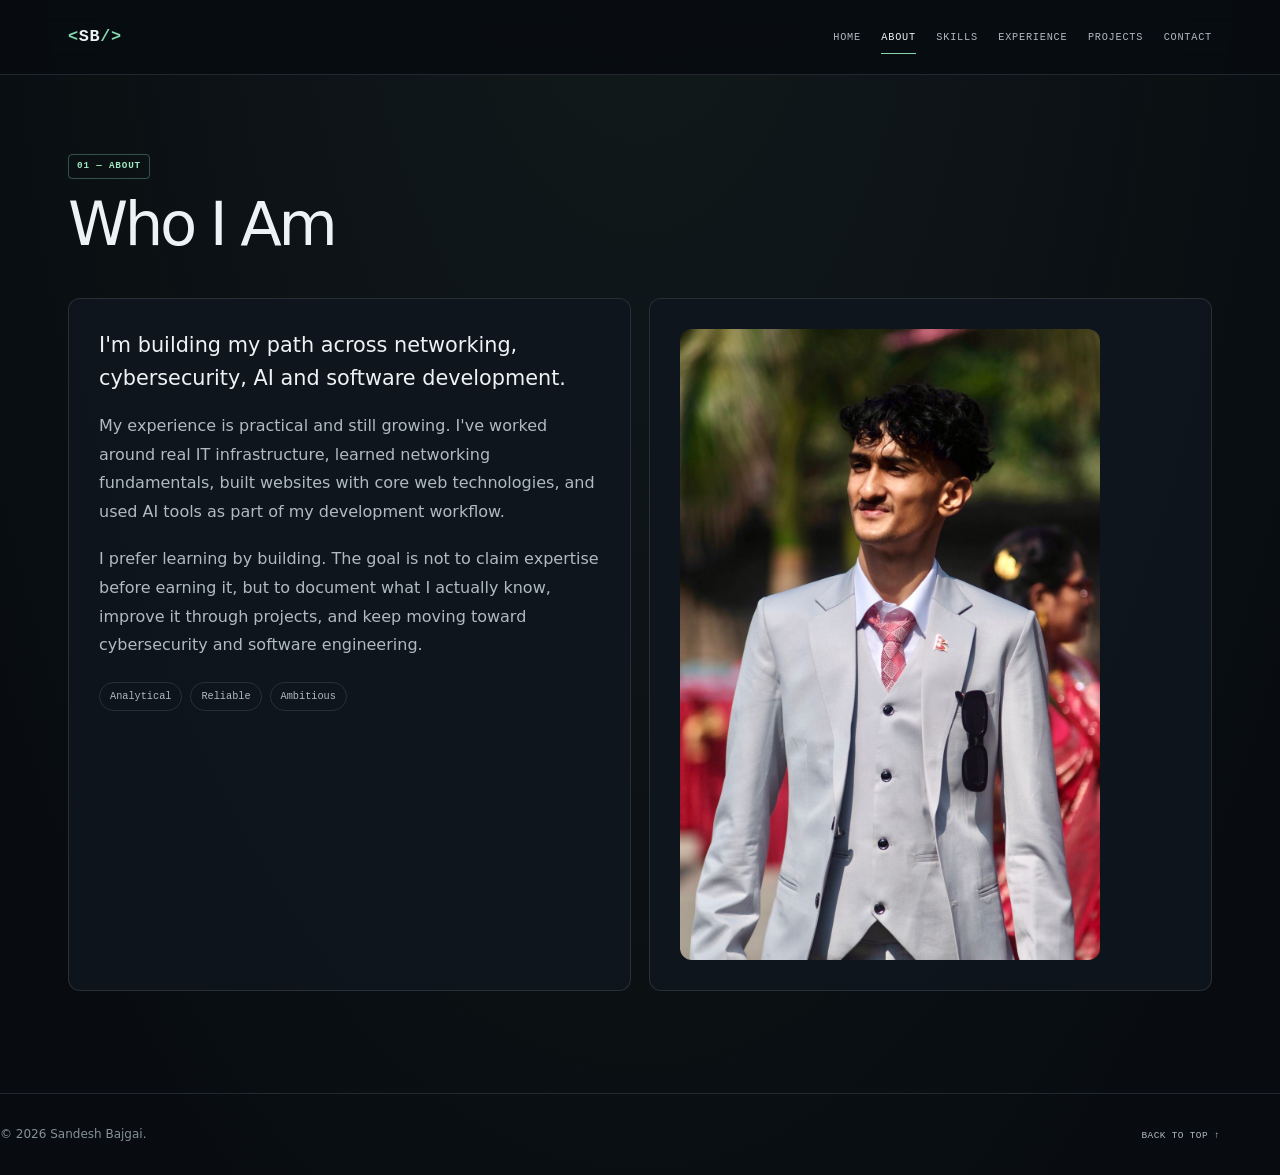
<file: about.html>
<!DOCTYPE html>
<html lang="en">
<head>
<meta charset="UTF-8"><meta name="viewport" content="width=device-width, initial-scale=1.0">
<title>About | Sandesh Bajgai</title><meta name="description" content="About Sandesh Bajgai — networking, cybersecurity, AI and software development.">
<link rel="icon" type="image/png" href="ASSETS/ICONS/icon.png"><link rel="stylesheet" href="CSS/style.css"><link rel="stylesheet" href="CSS/responsive.css"><link rel="stylesheet" href="CSS/animations.css">
</head><body><div class="bg-grid" aria-hidden="true"></div><div class="bg-noise" aria-hidden="true"></div><a href="#main" class="skip-link">Skip to content</a>
<header class="nav" id="nav"><div class="nav-inner"><a href="index.html" class="nav-logo" aria-label="Sandesh Bajgai home"><span class="logo-bracket">&lt;</span>SB<span class="logo-bracket">/&gt;</span></a><nav class="nav-links" id="navLinks" aria-label="Primary navigation"><a class="nav-link" href="index.html">HOME</a><a class="nav-link active" href="about.html" aria-current="page">ABOUT</a><a class="nav-link" href="skills.html">SKILLS</a><a class="nav-link" href="experience.html">EXPERIENCE</a><a class="nav-link" href="projects.html">PROJECTS</a><a class="nav-link" href="contact.html">CONTACT</a></nav><button class="nav-toggle" id="navToggle" type="button" aria-label="Open menu" aria-expanded="false" aria-controls="navLinks">☰</button></div><div class="nav-progress" id="navProgress" aria-hidden="true"></div></header>
<main id="main"><section class="section" style="padding-top:150px"><div class="section-inner"><div class="section-head reveal"><span class="section-tag">01 — ABOUT</span><h1 class="section-title">Who I Am</h1></div><div class="about-grid"><div class="about-copy reveal-left"><p class="about-lead">I'm building my path across networking, cybersecurity, AI and software development.</p><p class="about-body">My experience is practical and still growing. I've worked around real IT infrastructure, learned networking fundamentals, built websites with core web technologies, and used AI tools as part of my development workflow.</p><p class="about-body">I prefer learning by building. The goal is not to claim expertise before earning it, but to document what I actually know, improve it through projects, and keep moving toward cybersecurity and software engineering.</p><div class="values-row"><span class="value-chip">Analytical</span><span class="value-chip">Reliable</span><span class="value-chip">Ambitious</span></div></div><div class="about-panel reveal-right"><img src="ASSETS/IMAGES/myphoto.jpg" alt="Sandesh Bajgai" style="width:100%;max-width:420px;border-radius:12px;display:block;object-fit:cover"></div></div></div></section></main>
<footer class="site-footer"><div class="section-inner footer-inner"><p>&copy; <span id="year"></span> Sandesh Bajgai.</p><a class="back-top" href="#main">BACK TO TOP ↑</a></div></footer>
<script src="JS/navigation.js"></script><script src="JS/animations.js"></script><script src="JS/app.js"></script></body></html>
</file>
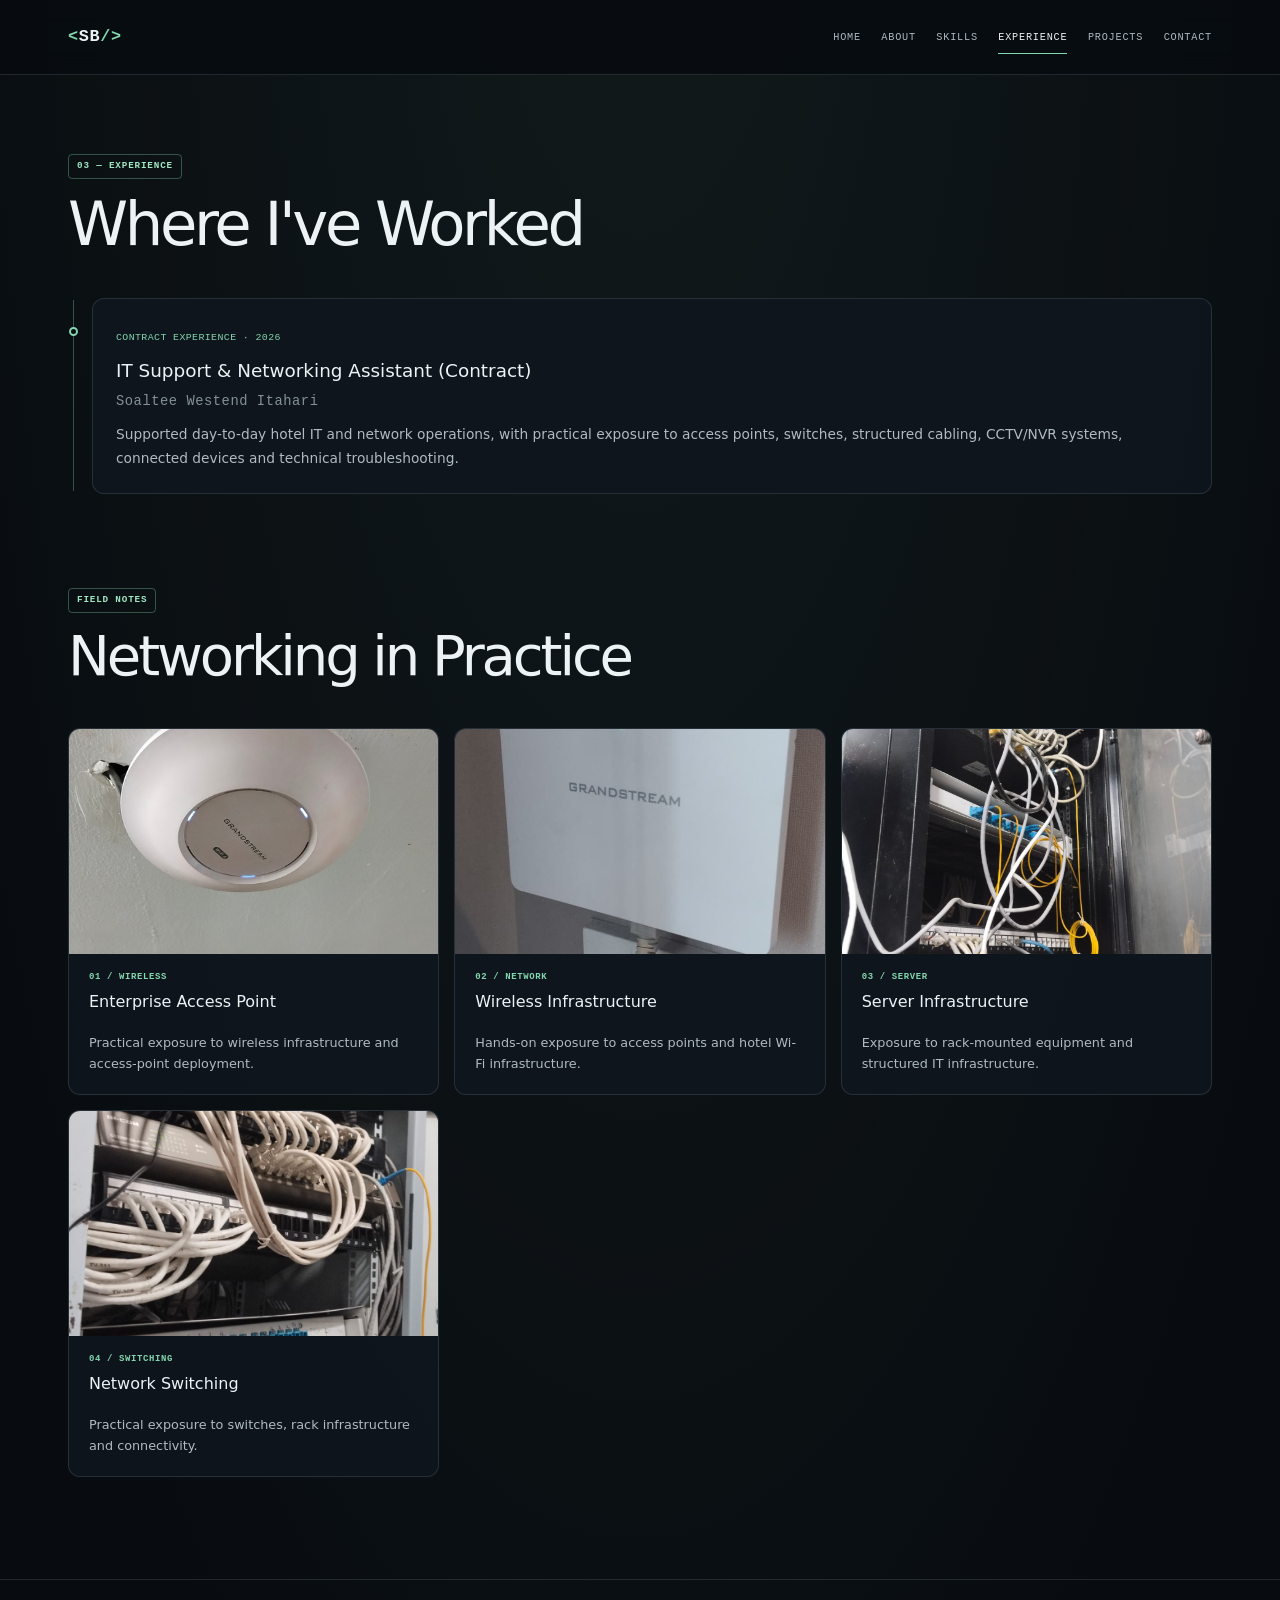
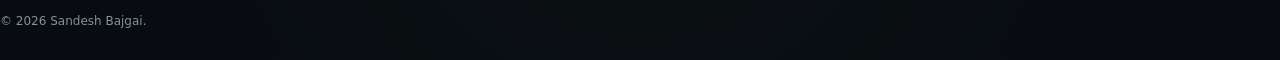
<file: experience.html>
<!DOCTYPE html><html lang="en"><head><meta charset="UTF-8"><meta name="viewport" content="width=device-width, initial-scale=1.0"><title>Experience | Sandesh Bajgai</title><meta name="description" content="Experience and networking field notes of Sandesh Bajgai."><link rel="icon" type="image/png" href="ASSETS/ICONS/icon.png"><link rel="stylesheet" href="CSS/style.css"><link rel="stylesheet" href="CSS/responsive.css"><link rel="stylesheet" href="CSS/animations.css"></head><body><div class="bg-grid" aria-hidden="true"></div><div class="bg-noise" aria-hidden="true"></div><a href="#main" class="skip-link">Skip to content</a><header class="nav" id="nav"><div class="nav-inner"><a href="index.html" class="nav-logo"><span class="logo-bracket">&lt;</span>SB<span class="logo-bracket">/&gt;</span></a><nav class="nav-links" id="navLinks" aria-label="Primary navigation"><a class="nav-link" href="index.html">HOME</a><a class="nav-link" href="about.html">ABOUT</a><a class="nav-link" href="skills.html">SKILLS</a><a class="nav-link active" href="experience.html" aria-current="page">EXPERIENCE</a><a class="nav-link" href="projects.html">PROJECTS</a><a class="nav-link" href="contact.html">CONTACT</a></nav><button class="nav-toggle" id="navToggle" type="button" aria-label="Open menu" aria-expanded="false" aria-controls="navLinks">☰</button></div></header><main id="main"><section class="section" style="padding-top:150px"><div class="section-inner"><div class="section-head reveal"><span class="section-tag">03 — EXPERIENCE</span><h1 class="section-title">Where I've Worked</h1></div><div class="timeline" id="timeline"></div><div class="section-head reveal" style="margin-top:90px"><span class="section-tag">FIELD NOTES</span><h2 class="section-title" style="font-size:clamp(2rem,5vw,3.5rem)">Networking in Practice</h2></div><div class="projects-grid network-gallery"><article class="project-card reveal"><img src="ASSETS/IMAGES/AP.jpg" alt="Enterprise wireless access point" loading="lazy"><div class="project-meta">01 / WIRELESS</div><h3>Enterprise Access Point</h3><p>Practical exposure to wireless infrastructure and access-point deployment.</p></article><article class="project-card reveal"><img src="ASSETS/IMAGES/ap-2.jpg" alt="Wireless access point" loading="lazy"><div class="project-meta">02 / NETWORK</div><h3>Wireless Infrastructure</h3><p>Hands-on exposure to access points and hotel Wi-Fi infrastructure.</p></article><article class="project-card reveal"><img src="ASSETS/IMAGES/rack.jpg" alt="Server rack infrastructure" loading="lazy"><div class="project-meta">03 / SERVER</div><h3>Server Infrastructure</h3><p>Exposure to rack-mounted equipment and structured IT infrastructure.</p></article><article class="project-card reveal"><img src="ASSETS/IMAGES/switchrack.jpg" alt="Network switch rack" loading="lazy"><div class="project-meta">04 / SWITCHING</div><h3>Network Switching</h3><p>Practical exposure to switches, rack infrastructure and connectivity.</p></article></div></div></section></main><footer class="site-footer"><div class="section-inner footer-inner"><p>&copy; <span id="year"></span> Sandesh Bajgai.</p></div></footer><script src="JS/navigation.js"></script><script src="JS/projects.js"></script><script src="JS/animations.js"></script><script src="JS/app.js"></script></body></html>
</file>
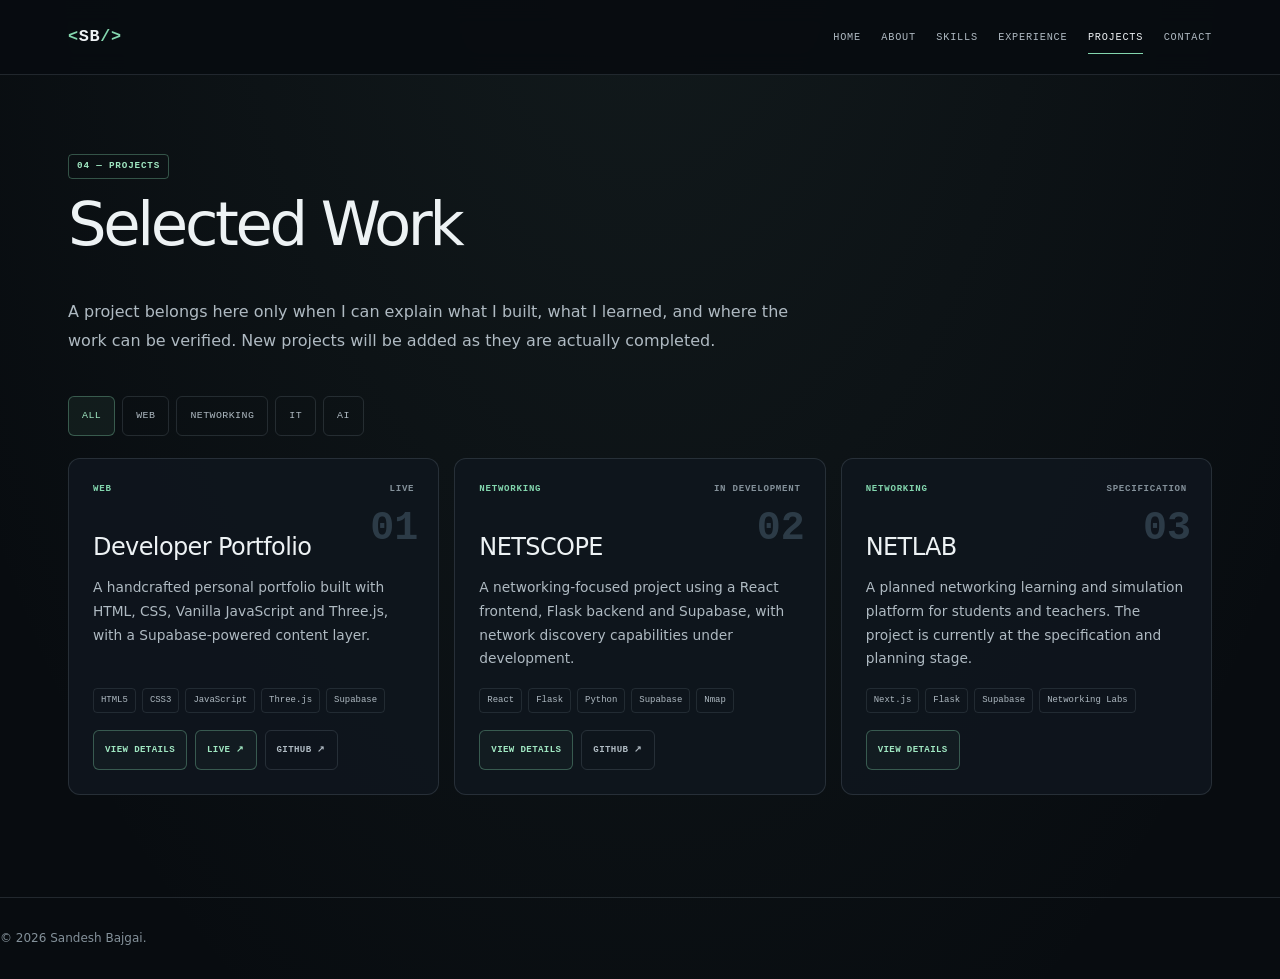
<file: projects.html>
<!DOCTYPE html><html lang="en"><head><meta charset="UTF-8"><meta name="viewport" content="width=device-width, initial-scale=1.0"><title>Projects | Sandesh Bajgai</title><meta name="description" content="Selected projects and practical work by Sandesh Bajgai."><link rel="icon" type="image/png" href="ASSETS/ICONS/icon.png"><link rel="stylesheet" href="CSS/style.css"><link rel="stylesheet" href="CSS/responsive.css"><link rel="stylesheet" href="CSS/animations.css"></head><body><div class="bg-grid" aria-hidden="true"></div><div class="bg-noise" aria-hidden="true"></div><a href="#main" class="skip-link">Skip to content</a><header class="nav" id="nav"><div class="nav-inner"><a href="index.html" class="nav-logo"><span class="logo-bracket">&lt;</span>SB<span class="logo-bracket">/&gt;</span></a><nav class="nav-links" id="navLinks" aria-label="Primary navigation"><a class="nav-link" href="index.html">HOME</a><a class="nav-link" href="about.html">ABOUT</a><a class="nav-link" href="skills.html">SKILLS</a><a class="nav-link" href="experience.html">EXPERIENCE</a><a class="nav-link active" href="projects.html" aria-current="page">PROJECTS</a><a class="nav-link" href="contact.html">CONTACT</a></nav><button class="nav-toggle" id="navToggle" type="button" aria-label="Open menu" aria-expanded="false" aria-controls="navLinks">☰</button></div></header><main id="main"><section class="section" style="padding-top:150px"><div class="section-inner"><div class="section-head reveal"><span class="section-tag">04 — PROJECTS</span><h1 class="section-title">Selected Work</h1></div><p class="about-body reveal" style="max-width:760px;margin-bottom:40px">A project belongs here only when I can explain what I built, what I learned, and where the work can be verified. New projects will be added as they are actually completed.</p><div class="projects-filter" id="projectsFilter" role="tablist" aria-label="Filter projects"><button class="filter-btn active" type="button" data-category="ALL" aria-selected="true">ALL</button><button class="filter-btn" type="button" data-category="WEB" aria-selected="false">WEB</button><button class="filter-btn" type="button" data-category="NETWORKING" aria-selected="false">NETWORKING</button><button class="filter-btn" type="button" data-category="IT" aria-selected="false">IT</button><button class="filter-btn" type="button" data-category="AI" aria-selected="false">AI</button></div><div class="projects-grid stagger" id="projectsGrid"></div></div></section></main><footer class="site-footer"><div class="section-inner footer-inner"><p>&copy; <span id="year"></span> Sandesh Bajgai.</p></div></footer><script src="JS/navigation.js"></script><script src="JS/projects.js"></script><script src="JS/animations.js"></script><script src="JS/app.js"></script></body></html>
</file>
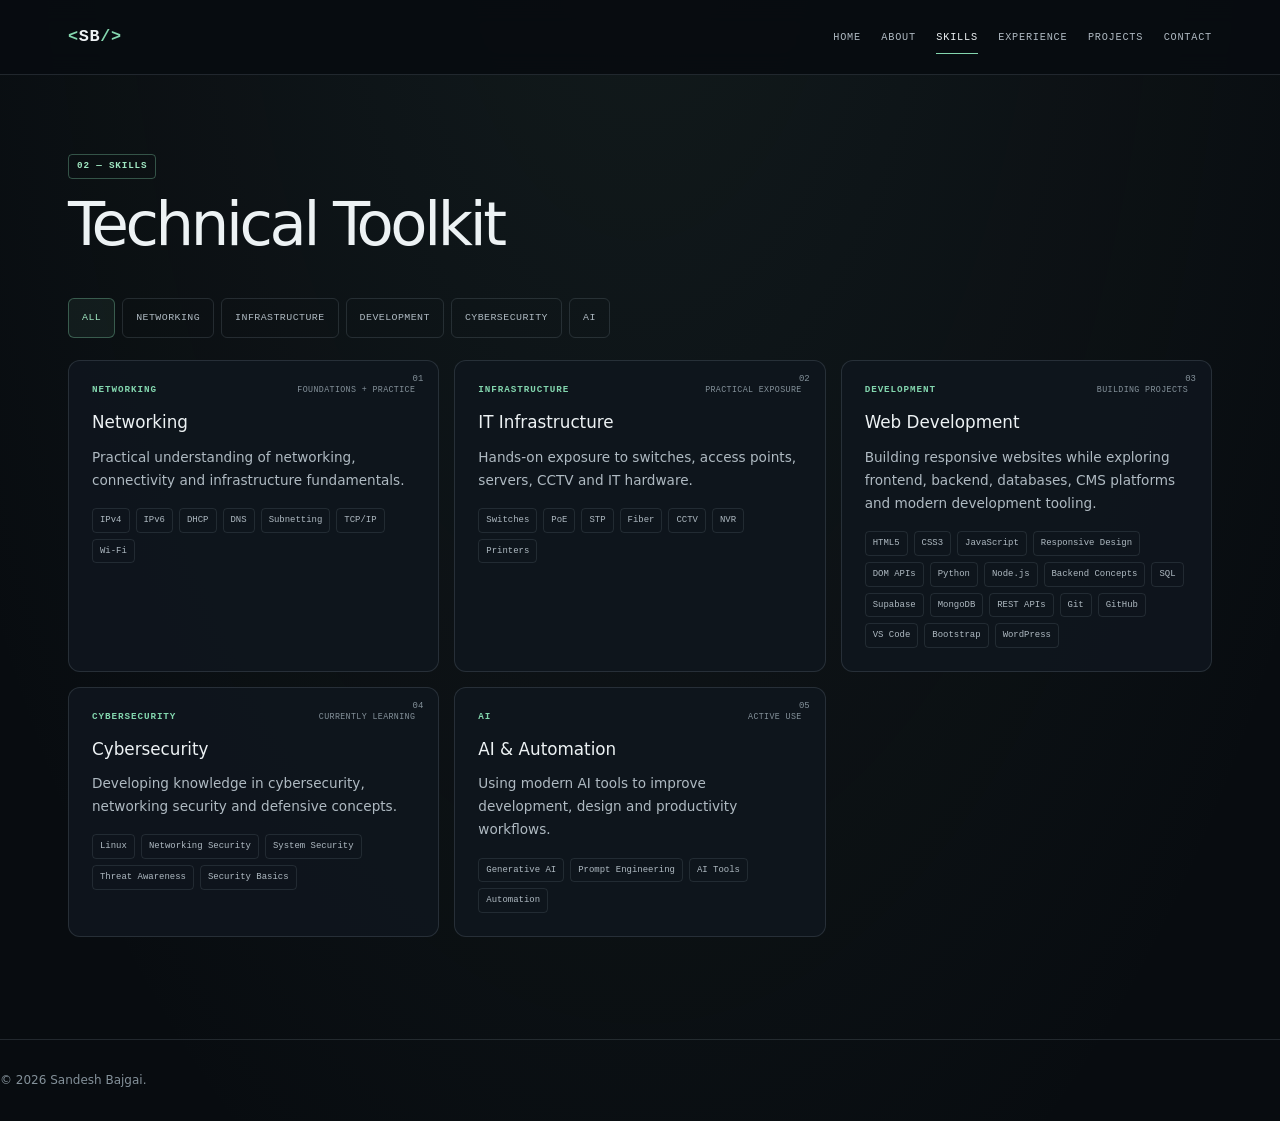
<file: skills.html>
<!DOCTYPE html><html lang="en"><head><meta charset="UTF-8"><meta name="viewport" content="width=device-width, initial-scale=1.0"><title>Skills | Sandesh Bajgai</title><meta name="description" content="Technical skills of Sandesh Bajgai."><link rel="icon" type="image/png" href="ASSETS/ICONS/icon.png"><link rel="stylesheet" href="CSS/style.css"><link rel="stylesheet" href="CSS/responsive.css"><link rel="stylesheet" href="CSS/animations.css"></head><body><div class="bg-grid" aria-hidden="true"></div><div class="bg-noise" aria-hidden="true"></div><a href="#main" class="skip-link">Skip to content</a><header class="nav" id="nav"><div class="nav-inner"><a href="index.html" class="nav-logo"><span class="logo-bracket">&lt;</span>SB<span class="logo-bracket">/&gt;</span></a><nav class="nav-links" id="navLinks" aria-label="Primary navigation"><a class="nav-link" href="index.html">HOME</a><a class="nav-link" href="about.html">ABOUT</a><a class="nav-link active" href="skills.html" aria-current="page">SKILLS</a><a class="nav-link" href="experience.html">EXPERIENCE</a><a class="nav-link" href="projects.html">PROJECTS</a><a class="nav-link" href="contact.html">CONTACT</a></nav><button class="nav-toggle" id="navToggle" type="button" aria-label="Open menu" aria-expanded="false" aria-controls="navLinks">☰</button></div></header><main id="main"><section class="section" style="padding-top:150px"><div class="section-inner"><div class="section-head reveal"><span class="section-tag">02 — SKILLS</span><h1 class="section-title">Technical Toolkit</h1></div><div class="skills-filter" id="skillsFilter" role="tablist" aria-label="Filter skills"><button class="filter-btn active" type="button" data-category="all" aria-selected="true">ALL</button><button class="filter-btn" type="button" data-category="networking" aria-selected="false">NETWORKING</button><button class="filter-btn" type="button" data-category="infrastructure" aria-selected="false">INFRASTRUCTURE</button><button class="filter-btn" type="button" data-category="development" aria-selected="false">DEVELOPMENT</button><button class="filter-btn" type="button" data-category="cybersecurity" aria-selected="false">CYBERSECURITY</button><button class="filter-btn" type="button" data-category="ai" aria-selected="false">AI</button></div><div class="skills-grid stagger" id="skillsGrid"></div></div></section></main><footer class="site-footer"><div class="section-inner footer-inner"><p>&copy; <span id="year"></span> Sandesh Bajgai.</p></div></footer><script src="JS/navigation.js"></script><script src="JS/projects.js"></script><script src="JS/animations.js"></script><script src="JS/app.js"></script></body></html>
</file>
<file: CSS/style.css>
/* Sandesh Bajgai portfolio — shared visual system and components. */
:root {
  color-scheme: dark;
  --bg: #080c10;
  --bg-raised: #0d1319;
  --bg-soft: #101820;
  --bg-inset: #070b0f;
  --text: #edf2f4;
  --text-primary: var(--text);
  --text-secondary: #afbac2;
  --text-muted: #84919a;
  --accent: #83d6ae;
  --accent-strong: #a0e7c2;
  --on-accent: #07110c;
  --blue: #8eb9d3;
  --line: rgba(183, 202, 212, .15);
  --border: var(--line);
  --line-strong: rgba(131, 214, 174, .34);
  --danger: #f08a87;
  --surface-card: rgba(15, 22, 29, .94);
  --surface-overlay: rgba(8, 12, 16, .96);
  --surface-nav: rgba(8, 12, 16, .94);
  --surface-inset: rgba(4, 8, 11, .7);
  --surface-alt: rgba(255, 255, 255, .012);
  --surface-subtle: rgba(255, 255, 255, .025);
  --accent-wash: rgba(131, 214, 174, .07);
  --content: 1200px;
  --section-space: clamp(4.5rem, 8vw, 7rem);
  --radius-sm: 6px;
  --radius-md: 12px;
  --radius-lg: 18px;
  --shadow-card: 0 18px 42px rgba(0, 0, 0, .2);
  --ease: 180ms ease;
}

html[data-theme="light"] {
  color-scheme: light;
  --bg: #f2f5f4;
  --bg-raised: #ffffff;
  --bg-soft: #e8efec;
  --bg-inset: #f8faf9;
  --text: #17242a;
  --text-secondary: #42535b;
  --text-muted: #596b73;
  --accent: #287754;
  --accent-strong: #1e6748;
  --on-accent: #ffffff;
  --blue: #32698a;
  --line: rgba(27, 55, 64, .16);
  --line-strong: rgba(40, 119, 84, .44);
  --danger: #ad3836;
  --surface-card: #ffffff;
  --surface-overlay: rgba(243, 247, 245, .97);
  --surface-nav: rgba(248, 250, 249, .96);
  --surface-inset: #f8faf9;
  --surface-alt: rgba(27, 55, 64, .025);
  --surface-subtle: rgba(27, 55, 64, .035);
  --accent-wash: rgba(40, 119, 84, .08);
  --shadow-card: 0 16px 38px rgba(25, 48, 51, .09);
}

*, *::before, *::after { box-sizing: border-box; }
html { scroll-behavior: smooth; scroll-padding-top: 88px; background: var(--bg); }
body { min-width: 320px; min-height: 100vh; margin: 0; overflow-x: clip; background: radial-gradient(ellipse at 50% -20%, rgba(89, 126, 115, .13), transparent 48rem), var(--bg); color: var(--text); font: 400 1rem/1.65 "Space Grotesk", system-ui, sans-serif; -webkit-font-smoothing: antialiased; transition: background-color 180ms ease, color 180ms ease; }
body, button, input, textarea { font-family: "Space Grotesk", system-ui, sans-serif; }
button, input, textarea { color: inherit; font: inherit; }
button { cursor: pointer; }
img, canvas, svg, video { display: block; max-width: 100%; }
a { color: inherit; text-decoration: none; }
::selection { background: var(--accent); color: var(--on-accent); }
:focus-visible { outline: 2px solid var(--accent-strong); outline-offset: 3px; }

.bg-grid, .bg-noise { position: fixed; inset: 0; z-index: -1; pointer-events: none; }
.bg-grid { opacity: .18; background-image: linear-gradient(rgba(131,214,174,.035) 1px,transparent 1px),linear-gradient(90deg,rgba(131,214,174,.035) 1px,transparent 1px); background-size: 64px 64px; mask-image: linear-gradient(to bottom, #000, transparent 80%); }
.bg-noise { opacity: .012; background-image: url("data:image/svg+xml,%3Csvg viewBox='0 0 180 180' xmlns='http://www.w3.org/2000/svg'%3E%3Cfilter id='n'%3E%3CfeTurbulence type='fractalNoise' baseFrequency='.9' numOctaves='3' stitchTiles='stitch'/%3E%3C/filter%3E%3Crect width='100%25' height='100%25' filter='url(%23n)' opacity='.4'/%3E%3C/svg%3E"); }
.skip-link { position: fixed; top: -5rem; left: 1rem; z-index: 2000; padding: .7rem 1rem; border-radius: var(--radius-sm); background: var(--accent); color: var(--on-accent); font-weight: 700; }
.skip-link:focus { top: 1rem; }
.a11y-live { position: absolute; width: 1px; height: 1px; padding: 0; margin: -1px; overflow: hidden; clip: rect(0,0,0,0); white-space: nowrap; border: 0; }

/* Navigation */
.nav { position: fixed; inset: 0 0 auto; z-index: 1000; border-bottom: 1px solid var(--line); background: var(--surface-nav); backdrop-filter: blur(12px); }
.nav-inner { width: min(100%, var(--content)); min-height: 74px; margin: auto; padding: 0 28px; display: flex; align-items: center; justify-content: space-between; gap: 24px; }
.nav-logo { flex: none; font: 700 1.05rem/1 "JetBrains Mono", monospace; letter-spacing: .04em; }
.logo-bracket { color: var(--accent); }
.nav-links { display: flex; align-items: center; gap: clamp(12px, 1.6vw, 23px); }
.nav-link { position: relative; display: inline-flex; align-items: center; min-height: 44px; color: var(--text-secondary); font: 500 .64rem/1 "JetBrains Mono", monospace; letter-spacing: .075em; transition: color var(--ease); }
.nav-link::after { position: absolute; right: 0; bottom: 5px; left: 0; height: 1px; background: var(--accent); content: ""; transform: scaleX(0); transform-origin: left; transition: transform var(--ease); }
.nav-link:hover, .nav-link.active { color: var(--text); }
.nav-link.active::after, .nav-link:hover::after { transform: scaleX(1); }
.nav-toggle { display: none; width: 44px; height: 44px; border: 1px solid var(--line); border-radius: var(--radius-sm); background: var(--bg-raised); color: var(--text); font-size: 1.25rem; }
.nav-toggle:hover { border-color: var(--line-strong); }
.theme-toggle { display: none; flex: none; min-height: 40px; align-items: center; justify-content: center; gap: 7px; padding: 0 10px; border: 1px solid var(--line); border-radius: var(--radius-sm); background: transparent; color: var(--text-secondary); font: 600 .56rem/1 "JetBrains Mono",monospace; letter-spacing: .06em; }
html.js-theme .theme-toggle { display: inline-flex; }
.theme-toggle:hover { border-color: var(--line-strong); color: var(--accent-strong); }
.theme-toggle-icon { color: var(--accent); font-size: .95rem; }
.nav-progress { position: absolute; bottom: -1px; left: 0; height: 2px; width: 0; background: var(--accent); }

/* Hero */
main { width: 100%; }
.hero { --hero-accent: #55cfe2; --hero-accent-strong: #80ddeb; --hero-accent-wash: rgba(85,207,226,.1); position: relative; display: flex; min-height: min(900px, 100svh); align-items: center; overflow: hidden; padding-top: 74px; }
.hero::before { position: absolute; inset: 0; background: radial-gradient(ellipse at 76% 48%,rgba(85,207,226,.075),transparent 32rem); content: ""; pointer-events: none; }
.hero-canvas { position: absolute; inset: 0; width: 100%; height: 100%; opacity: .075; pointer-events: none; }
.hero-inner { position: relative; z-index: 1; display: grid; grid-template-columns: minmax(0,1.12fr) minmax(280px,.88fr); align-items: center; gap: clamp(38px,6.5vw,82px); width: min(100%,var(--content)); margin: auto; padding: 70px 28px; }
.hero-left { min-width: 0; }
.hero-eyebrow { display: flex; align-items: center; gap: 10px; color: var(--hero-accent); font: 600 .67rem/1.4 "JetBrains Mono", monospace; letter-spacing: .1em; }
.hero-eyebrow .dot { width: 7px; height: 7px; border-radius: 50%; background: var(--hero-accent); }
.hero-name { margin: 22px 0 0; color: var(--text); font-size: clamp(4rem,8vw,7.1rem); font-weight: 600; line-height: .91; letter-spacing: -.078em; }
.name-line { display: block; }
.letter { display: inline-block; }
.hero-headline { max-width: 650px; margin: 25px 0 0; color: var(--text); font-size: clamp(1.35rem,2.2vw,1.78rem); font-weight: 500; line-height: 1.34; letter-spacing: -.03em; }
.hero-desc { max-width: 590px; margin: 14px 0 0; color: var(--text-secondary); font-size: 1rem; line-height: 1.75; }
.hero-cta { display: flex; flex-wrap: wrap; gap: 11px; margin-top: 25px; }
.hero .btn:focus-visible { outline-color: var(--hero-accent-strong); }
.hero .btn-primary { border-color: var(--hero-accent); background: var(--hero-accent); color: #071317; }
.hero .btn-primary:hover, .hero .btn-primary:active { border-color: var(--hero-accent-strong); background: var(--hero-accent-strong); }
.hero .btn-secondary { border-color: rgba(85,207,226,.35); background: transparent; }
.hero .btn-secondary:hover, .hero .btn-secondary:active { border-color: var(--hero-accent); background: var(--hero-accent-wash); }
.btn { display: inline-flex; min-height: 48px; align-items: center; justify-content: center; padding: 0 18px; border: 1px solid var(--line); border-radius: var(--radius-sm); font: 600 .66rem/1.2 "JetBrains Mono", monospace; letter-spacing: .055em; transition: color var(--ease), border-color var(--ease), background var(--ease), transform var(--ease); }
.btn-primary { border-color: var(--accent); background: var(--accent); color: var(--on-accent); }
.btn-primary:hover { border-color: var(--accent-strong); background: var(--accent-strong); transform: translateY(-1px); }
.btn-secondary { background: var(--surface-subtle); color: var(--text); }
.btn-secondary:hover { border-color: var(--line-strong); background: var(--accent-wash); }
.btn-full { width: 100%; }
.system-panel { width: min(100%, 540px); margin-top: 26px; padding: 16px 18px; border: 1px solid var(--line); border-radius: var(--radius-md); background: color-mix(in srgb, var(--bg-raised) 82%, transparent); }
.hero .system-panel { border-color: rgba(85,207,226,.2); }
.hero .system-panel-head > span:first-child { color: var(--hero-accent); }
.system-panel-head { display: flex; align-items: center; gap: 12px; margin-bottom: 8px; color: var(--text-muted); font: 600 .6rem/1.4 "JetBrains Mono", monospace; letter-spacing: .1em; }
.system-panel-line { flex: 1; height: 1px; background: var(--line); }
.system-rows { display: grid; gap: 0; margin: 0; padding: 0; list-style: none; }
.system-rows li { display: flex; min-height: 33px; align-items: center; justify-content: space-between; gap: 12px; border-top: 1px solid rgba(183,202,212,.08); color: var(--text); font: 500 .66rem/1.4 "JetBrains Mono", monospace; }
.sys-key { color: var(--text-muted); }
.sys-online { color: var(--accent-strong); }
.pulse { display: none; }
.hero-right { display: flex; align-items: center; justify-content: center; }
.profile-stage { position: relative; width: min(410px,100%); aspect-ratio: 4/5; display: grid; place-items: center; isolation: isolate; }
.profile-canvas { position: absolute; inset: 0; z-index: -1; width: 100%; height: 100%; opacity: .24; }
.profile-fallback { position: relative; z-index: 1; display: flex; width: 83%; height: 88%; align-items: center; justify-content: center; }
.profile-frame { width: 100%; height: 100%; padding: 8px; border: 1px solid rgba(85,207,226,.58); border-radius: var(--radius-lg); background: var(--bg-raised); transform: rotate(.5deg); box-shadow: 0 24px 64px rgba(0,0,0,.3),0 0 32px rgba(85,207,226,.07); }
.profile-frame img { width: 100%; height: 100%; border-radius: 12px; object-fit: cover; }
.profile-ring { position: absolute; border: 1px solid rgba(85,207,226,.18); border-radius: 22px; pointer-events: none; }
.profile-ring.ring-1 { width: 87%; height: 92%; transform: rotate(-4deg); }
.profile-ring.ring-2 { width: 94%; height: 98%; border-color: rgba(85,207,226,.1); border-radius: 26px; transform: rotate(3deg); }
.scroll-cue { position: absolute; bottom: 22px; left: 50%; display: grid; justify-items: center; gap: 6px; transform: translateX(-50%); color: var(--text-muted); font: 500 .56rem/1.3 "JetBrains Mono", monospace; letter-spacing: .14em; }
.scroll-cue span { width: 1px; height: 25px; background: var(--accent); }

/* Shared section and card language */
.section { width: min(100%,var(--content)); margin: auto; padding: var(--section-space) 28px; }
.section-alt { width: 100%; max-width: none; border-block: 1px solid var(--line); background: var(--surface-alt); }
.section-alt > .section-inner { width: min(100%,var(--content)); margin: auto; }
.section-inner { width: 100%; margin: auto; }
.section-head { max-width: 800px; margin-bottom: clamp(28px,4vw,42px); }
.section-tag { display: inline-block; padding: 5px 8px; border: 1px solid var(--line-strong); border-radius: 4px; color: var(--accent-strong); font: 600 .58rem/1.4 "JetBrains Mono", monospace; letter-spacing: .09em; }
.section-title { margin: 13px 0 0; font-size: clamp(2.2rem,4.8vw,3.8rem); font-weight: 500; line-height: 1.06; letter-spacing: -.055em; }
.section-head > p { max-width: 700px; margin: 13px 0 0; color: var(--text-secondary); line-height: 1.75; }
.about-grid { display: grid; grid-template-columns: 1fr 1fr; gap: 18px; }
.about-copy, .about-panel, .contact-info, .contact-form, .timeline-item, .skill-card, .cert-card, .project-card, .case-file-card, .proof-work-card, .project-update-card { min-width: 0; border: 1px solid var(--line); border-radius: var(--radius-md); background: var(--surface-card); }
.about-copy, .about-panel { padding: clamp(22px,3vw,30px); }
.about-lead { margin: 0; color: var(--text); font-size: clamp(1.1rem,1.8vw,1.3rem); font-weight: 500; line-height: 1.55; }
.about-body { margin: 18px 0 0; color: var(--text-secondary); line-height: 1.8; }
.values-row { display: flex; flex-wrap: wrap; gap: 8px; margin-top: 22px; }
.value-chip { padding: 6px 10px; border: 1px solid var(--line); border-radius: 99px; color: var(--text-secondary); font: 500 .64rem/1.4 "JetBrains Mono", monospace; }
.panel-title { margin: 0; color: var(--text); font: 600 .7rem/1.4 "JetBrains Mono", monospace; letter-spacing: .1em; }
.panel-sub { margin: 8px 0 0; color: var(--text-muted); font-size: .82rem; }
.proof-summary-list { display: grid; margin-top: 16px; }
.proof-summary-list > a { display: grid; grid-template-columns: 28px 1fr 16px; align-items: center; gap: 10px; padding: 13px 0; border-top: 1px solid var(--line); }
.proof-summary-index { color: var(--accent); font: 600 .6rem/1 "JetBrains Mono", monospace; }
.proof-summary-list strong, .proof-summary-list small { display: block; }
.proof-summary-list strong { font-size: .8rem; font-weight: 500; }
.proof-summary-list small { margin-top: 3px; color: var(--text-muted); font-size: .7rem; }
.proof-summary-arrow { color: var(--text-muted); }
.proof-summary-note { margin: 10px 0 0; color: var(--text-muted); font-size: .7rem; }

.skills-filter, .projects-filter { display: flex; flex-wrap: wrap; gap: 7px; margin: 0 0 22px; }
.filter-btn { min-height: 40px; padding: 0 13px; border: 1px solid var(--line); border-radius: var(--radius-sm); background: transparent; color: var(--text-secondary); font: 500 .62rem/1 "JetBrains Mono", monospace; letter-spacing: .045em; transition: color var(--ease), border-color var(--ease), background var(--ease); }
.filter-btn:hover, .filter-btn.active, .filter-btn[aria-selected="true"] { border-color: var(--line-strong); background: rgba(131,214,174,.07); color: var(--accent-strong); }
.skills-grid, .projects-grid, .certs-grid { display: grid; grid-template-columns: repeat(3,minmax(0,1fr)); gap: 15px; align-items: stretch; }
.skill-card { position: relative; padding: 23px; }
.skill-card h3 { margin: 0; font-size: 1.05rem; font-weight: 500; }
.skill-card p { margin: 9px 0 0; color: var(--text-secondary); font-size: .85rem; line-height: 1.7; }
.skill-card-header { margin-bottom: 12px; }
.skill-category { color: var(--accent); font: 600 .58rem/1.4 "JetBrains Mono", monospace; letter-spacing: .1em; text-transform: uppercase; }
.skill-card-header { display: flex; flex-wrap: wrap; justify-content: space-between; align-items: baseline; gap: 8px; }
.skill-stage { color: var(--text-muted); font: 500 .52rem/1.4 "JetBrains Mono",monospace; letter-spacing: .045em; }
.skill-tags, .project-tech, .modal-tech { display: flex; flex-wrap: wrap; gap: 6px; margin-top: 16px; }
.skill-tags span, .project-tech span, .modal-tech span { padding: 5px 7px; border: 1px solid rgba(183,202,212,.12); border-radius: 4px; color: var(--text-secondary); font: 500 .56rem/1.4 "JetBrains Mono", monospace; }
.card-index { position: absolute; top: 14px; right: 15px; color: var(--text-muted); font: 500 .56rem/1 "JetBrains Mono", monospace; }
.timeline { position: relative; display: grid; gap: 14px; padding-left: 24px; }
.timeline::before { position: absolute; top: 2px; bottom: 3px; left: 5px; width: 1px; background: var(--line-strong); content: ""; }
.timeline-item { position: relative; padding: 23px; }
.timeline-item::before { position: absolute; top: 28px; left: -24px; width: 9px; height: 9px; border: 2px solid var(--accent); border-radius: 50%; background: var(--bg); content: ""; }
.timeline-item .date, .timeline-company { color: var(--accent); font: 500 .62rem/1.5 "JetBrains Mono", monospace; letter-spacing: .04em; }
.timeline-item h3 { margin: 7px 0 0; font-size: 1.15rem; font-weight: 500; }
.timeline-item p { margin: 8px 0 0; color: var(--text-secondary); font-size: .86rem; line-height: 1.75; }
.timeline-item .timeline-company { margin-top: 4px; color: var(--text-muted); }
.network-gallery { grid-template-columns: repeat(3,minmax(0,1fr)); }
.network-gallery .project-card { overflow: hidden; padding: 0 0 20px; }
.network-gallery .project-card img { width: 100%; height: clamp(175px,20vw,225px); object-fit: cover; background: #0b1116; }
.network-gallery .project-card img { aspect-ratio: 16/10; }
.network-gallery .project-card .project-meta, .network-gallery .project-card h3, .network-gallery .project-card p { margin-right: 20px; margin-left: 20px; }
.project-meta { margin-top: 17px; color: var(--accent); font: 600 .56rem/1.4 "JetBrains Mono", monospace; letter-spacing: .07em; }
.network-gallery .project-card h3 { margin-top: 6px; font-size: 1rem; font-weight: 500; }
.network-gallery .project-card p { margin-top: 6px; margin-bottom: 0; color: var(--text-secondary); font-size: .8rem; line-height: 1.65; }

/* Project cards, project dialog, learning, contact and footer */
.project-card-pro { position: relative; display: flex; min-height: 310px; flex-direction: column; padding: 24px; }
.project-top { position: relative; z-index: 1; display: flex; justify-content: space-between; gap: 12px; }
.project-category, .project-status, .modal-kicker { color: var(--accent); font: 600 .57rem/1.4 "JetBrains Mono", monospace; letter-spacing: .08em; }
.project-status { color: var(--text-muted); text-align: right; }
.project-number { position: absolute; top: 50px; right: 20px; color: rgba(142,185,211,.24); font: 600 2.5rem/1 "JetBrains Mono", monospace; }
.project-icon { display: none; }
.project-card-pro h3 { position: relative; margin: 32px 0 0; font-size: clamp(1.2rem,2vw,1.5rem); font-weight: 500; letter-spacing: -.025em; }
.project-card-pro p { position: relative; margin: 9px 0 0; color: var(--text-secondary); font-size: .86rem; line-height: 1.72; }
.project-card-pro .project-tech { margin-top: auto; padding-top: 17px; }
.project-actions { position: relative; display: flex; flex-wrap: wrap; gap: 8px; margin-top: 17px; }
.project-actions button, .project-actions a { display: inline-flex; min-height: 40px; align-items: center; justify-content: center; padding: 0 11px; border: 1px solid var(--line-strong); border-radius: var(--radius-sm); background: rgba(131,214,174,.035); color: var(--accent-strong); font: 600 .57rem/1 "JetBrains Mono", monospace; letter-spacing: .04em; }
.project-actions .secondary { border-color: var(--line); background: transparent; color: var(--text-secondary); }
.project-actions button:hover, .project-actions a:hover { background: rgba(131,214,174,.09); }
.cert-card { position: relative; display: flex; min-width: 0; flex-direction: column; padding: 23px; }
.cert-card img { width: 100%; max-height: 210px; margin: -23px -23px 18px; width: calc(100% + 46px); object-fit: cover; border-bottom: 1px solid var(--line); }
.cert-card h3 { margin: 0; padding-right: 50px; font-size: 1rem; font-weight: 500; line-height: 1.4; }
.cert-card p { margin: 9px 0 0; color: var(--text-secondary); font-size: .82rem; line-height: 1.7; }
.cert-status { margin-bottom: 10px; color: var(--accent); font: 600 .55rem/1.4 "JetBrains Mono", monospace; letter-spacing: .07em; }
.contact-grid { display: grid; grid-template-columns: minmax(260px,.8fr) minmax(0,1.2fr); align-items: stretch; gap: 18px; }
.contact-info, .contact-form { padding: clamp(21px,3vw,29px); }
.contact-lead { margin: 0; color: var(--text-secondary); font-size: 1rem; line-height: 1.75; }
.contact-links { display: grid; gap: 7px; margin: 22px 0 0; padding: 0; list-style: none; }
.contact-links a { display: flex; min-height: 54px; flex-direction: column; justify-content: center; gap: 4px; padding: 9px 12px; border: 1px solid rgba(183,202,212,.1); border-radius: var(--radius-sm); }
.contact-links a:hover { border-color: var(--line-strong); background: rgba(131,214,174,.035); }
.ci-label { color: var(--accent); font: 600 .54rem/1.3 "JetBrains Mono", monospace; letter-spacing: .08em; }
.ci-value { color: var(--text-secondary); font-size: .79rem; overflow-wrap: anywhere; }
.contact-form { display: grid; align-content: start; gap: 14px; }
.field { display: grid; gap: 6px; }
.field label { color: var(--text-secondary); font-size: .78rem; font-weight: 500; }
.contact-form input, .contact-form textarea { width: 100%; min-height: 46px; padding: 11px 12px; border: 1px solid var(--line); border-radius: var(--radius-sm); background: var(--surface-inset); font-size: .9rem; }
.contact-form textarea { min-height: 145px; resize: vertical; }
.contact-form input:focus, .contact-form textarea:focus { border-color: var(--line-strong); outline: 2px solid rgba(131,214,174,.14); outline-offset: 1px; }
.contact-form .input-error { border-color: var(--danger); }
.field-error { min-height: 0; color: var(--danger); font-size: .74rem; }
.field-error:empty { display: none; }
.hp-field { position: absolute !important; left: -9999px !important; width: 1px !important; height: 1px !important; overflow: hidden !important; }
.form-status { min-height: 1.5rem; margin: 0; color: var(--text-muted); font-size: .78rem; }
.form-status.success { color: var(--accent-strong); }
.form-status.error { color: var(--danger); }
.form-status.loading { color: var(--blue); }
.contact-email-fallback { color: var(--accent-strong); text-decoration: underline; }
.site-footer { border-top: 1px solid var(--line); }
.footer-inner { display: grid; min-height: 82px; grid-template-columns: minmax(220px,1.5fr) auto auto auto auto; align-items: center; gap: 20px; padding-block: 20px; }
.footer-inner p { margin: 0; color: var(--text-muted); font-size: .75rem; }
.footer-identity { display: grid; gap: 3px; }
.footer-identity strong { font-size: .85rem; font-weight: 600; }
.footer-identity > span { color: var(--text-secondary); font-size: .72rem; }
.footer-nav { display: flex; flex-wrap: wrap; gap: 12px; }
.footer-nav a { color: var(--text-secondary); font: 500 .57rem/1.4 "JetBrains Mono",monospace; letter-spacing: .04em; }
.footer-nav a:hover { color: var(--accent-strong); }
.footer-links { display: flex; flex-wrap: wrap; gap: 16px; }
.footer-links a, .back-top { color: var(--text-secondary); font: 500 .59rem/1.4 "JetBrains Mono", monospace; letter-spacing: .04em; }
.footer-links a:hover, .back-top:hover { color: var(--accent-strong); }

/* Dynamic project detail dialog */
.project-modal { position: fixed; inset: 0; z-index: 1200; display: grid; place-items: center; padding: 18px; background: rgba(0,0,0,.72); opacity: 0; visibility: hidden; transition: opacity var(--ease), visibility var(--ease); }
.project-modal.open { opacity: 1; visibility: visible; }
.project-modal-backdrop { position: absolute; inset: 0; }
.project-modal-panel { position: relative; width: min(650px,100%); max-height: min(88vh,760px); overflow-y: auto; padding: clamp(23px,5vw,36px); border: 1px solid var(--line-strong); border-radius: var(--radius-lg); background: var(--bg-raised); box-shadow: 0 25px 80px rgba(0,0,0,.48); }
.project-modal-close { position: absolute; top: 12px; right: 12px; width: 42px; height: 42px; border: 1px solid var(--line); border-radius: var(--radius-sm); background: transparent; color: var(--text); font-size: 1.3rem; }
.modal-category { margin-top: 18px; color: var(--text-muted); font: 600 .62rem/1.4 "JetBrains Mono", monospace; letter-spacing: .08em; }
.project-modal-panel h2 { margin: 8px 45px 0 0; font-size: clamp(1.7rem,5vw,2.5rem); line-height: 1.15; letter-spacing: -.035em; }
.project-modal-panel > p { margin: 15px 0 0; color: var(--text-secondary); line-height: 1.75; }
.case-study-sections { display: grid; grid-template-columns: repeat(2,minmax(0,1fr)); gap: 10px; margin-top: 23px; }
.case-study-section { min-width: 0; padding: 15px; border: 1px solid var(--line); border-radius: var(--radius-sm); background: var(--surface-subtle); }
.case-study-section h3, .case-study-stack-title { margin: 0; color: var(--accent-strong); font: 600 .62rem/1.4 "JetBrains Mono",monospace; letter-spacing: .06em; }
.case-study-section p { margin: 8px 0 0; color: var(--text-secondary); font-size: .8rem; line-height: 1.65; }
.case-study-stack-title { margin-top: 22px; }
.modal-actions { display: flex; flex-wrap: wrap; gap: 9px; margin-top: 22px; }
.project-modal-open { overflow: hidden; }
.loading-note { color: var(--text-muted); font-size: .8rem; }
noscript { display: block; grid-column: 1/-1; }
.noscript-content { display: grid; gap: 10px; padding: 20px; border: 1px solid var(--line); border-radius: var(--radius-md); background: var(--surface-card); color: var(--text-secondary); font-size: .84rem; line-height: 1.7; }
.noscript-content h3,.noscript-content p { margin: 0; }
.noscript-content h3 { color: var(--text); font-size: 1rem; font-weight: 600; }
.noscript-content strong { color: var(--text); }
.noscript-projects { grid-template-columns: repeat(3,minmax(0,1fr)); }
.noscript-projects .project-card { padding: 20px; }
.noscript-projects h3 { margin: 14px 0 0; color: var(--text); }
.noscript-projects p { margin: 8px 0 0; }
.noscript-projects a,.noscript-contact a { color: var(--accent-strong); text-decoration: underline; text-underline-offset: 3px; }
.noscript-contact { margin: 0 0 14px; padding: 13px; border: 1px solid var(--line); border-radius: var(--radius-sm); color: var(--text-secondary); }

@media (hover:hover) and (pointer:fine) {
  .skill-card, .timeline-item, .cert-card, .project-card, .case-file-card, .proof-work-card, .project-update-card { transition: transform var(--ease), border-color var(--ease), background var(--ease); }
  .skill-card:hover, .timeline-item:hover, .cert-card:hover, .project-card:hover, .case-file-card:hover, .proof-work-card:hover, .project-update-card:hover { transform: translateY(-2px); border-color: var(--line-strong); }
}
@media(max-width:700px) { .case-study-sections { grid-template-columns: minmax(0,1fr); } }
@media(max-width:700px) { .noscript-projects { grid-template-columns: minmax(0,1fr); } }
@media (prefers-reduced-motion: reduce) { html { scroll-behavior: auto; } *, *::before, *::after { scroll-behavior: auto !important; animation-duration: .01ms !important; animation-iteration-count: 1 !important; transition-duration: .01ms !important; } }
@media print { .nav, .nav-progress, .hero-canvas, .scroll-cue, .bg-grid, .bg-noise, .hero-cta, .contact-form, .command-launcher { display: none !important; } body { background: white; color: #111; } .section, .section-alt { width: 100%; padding: 24px 0; background: white; color: #111; } }
</file>
<file: CSS/responsive.css>
/* Responsive layout rules; navigation state remains owned by JS/navigation.js. */
@media (max-width: 1080px) {
  .nav-inner { gap: 16px; padding-inline: 22px; }
  .nav-links { gap: 11px; }
  .nav-link { font-size: .58rem; letter-spacing: .045em; }
  html { scroll-padding-top: 72px; }
  .nav-inner { min-height: 68px; }
  .nav-inner { flex-wrap: wrap; }
  .nav-toggle { display: none; }
  .nav-links { position: static; display: flex; flex: 1 1 100%; flex-wrap: wrap; justify-content: center; gap: 4px 10px; }
  html.js-navigation .nav-toggle { display: inline-grid; place-items: center; }
  html.js-navigation .nav-links { position: fixed; top: 68px; right: 16px; left: 16px; display: none; flex-direction: column; align-items: stretch; gap: 3px; padding: 10px; border: 1px solid var(--line); border-radius: var(--radius-md); background: var(--surface-nav); box-shadow: var(--shadow-card); }
  html.js-navigation .nav-links.open { display: flex; }
  .nav-link { min-height: 44px; padding: 0 12px; border-radius: 5px; font-size: .68rem; }
  .nav-link::after { display: none; }
  .nav-link:hover, .nav-link.active { background: var(--accent-wash); }
  .hero-inner { gap: 42px; }
  .skills-grid, .certs-grid { grid-template-columns: repeat(2,minmax(0,1fr)); }
  .network-gallery { grid-template-columns: repeat(2,minmax(0,1fr)); }
}
@media (max-width: 900px) {
  .nav-inner { min-height: 68px; }
  .hero { min-height: auto; }
  .about-grid, .contact-grid { grid-template-columns: minmax(0,1fr); }
  .projects-grid { grid-template-columns: repeat(2,minmax(0,1fr)); }
  .project-card-pro.is-featured { grid-column: 1 / -1; }
  .contact-links { grid-template-columns: repeat(2,minmax(0,1fr)); }
  .footer-inner { grid-template-columns: repeat(2,minmax(0,1fr)); }
}
@media (max-width: 760px) {
  .hero-inner { grid-template-columns: minmax(0,1fr); gap: 24px; padding: 48px 24px 66px; }
  .hero-left, .hero-right { display: contents; }
  .profile-stage { grid-row: 6; }
  .hero .system-panel { grid-row: 7; margin-top: 2px; }
  .profile-stage { width: min(290px,72vw); }
  .hero-desc { max-width: 620px; }
}
@media (max-width: 700px) {
  :root { --section-space: 4.5rem; }
  .nav-inner { padding-inline: 18px; }
  html.js-navigation .nav-links { top: 68px; right: 10px; left: 10px; display: grid; grid-template-columns: repeat(2,minmax(0,1fr)); gap: 6px; }
  html.js-navigation .nav-links.open { display: grid; }
  html.js-navigation .nav-links:not(.open) { display: none; }
  html.js-navigation .nav-link { justify-content: center; padding-inline: 6px; border: 1px solid var(--line); background: var(--surface-subtle); text-align: center; }
  .hero-inner { padding: 46px 20px 58px; }
  .hero-name { font-size: clamp(3.7rem,15vw,5.5rem); }
  .hero-headline { margin-top: 20px; font-size: clamp(1.24rem,5vw,1.55rem); }
  .hero-desc { font-size: .94rem; }
  .hero-cta { display: grid; grid-template-columns: repeat(2,minmax(0,1fr)); }
  .hero-cta .btn { width: 100%; padding-inline: 10px; font-size: .59rem; }
  .section { padding-inline: 20px; }
  .skills-grid, .projects-grid, .certs-grid, .network-gallery, .case-files-grid, .proof-work-grid, .project-updates-feed { grid-template-columns: minmax(0,1fr); }
  .project-card-pro.is-featured { grid-column: auto; }
  .project-card-pro { min-height: 0; }
  .network-gallery .project-card img { height: clamp(190px,55vw,260px); }
  .skills-filter, .projects-filter { flex-wrap: nowrap; max-width: 100%; overflow-x: auto; padding: 0 0 7px; scrollbar-width: thin; }
  .filter-btn { flex: 0 0 auto; min-height: 44px; }
  .contact-links { grid-template-columns: minmax(0,1fr); }
}
@media (max-width: 430px) {
  .hero-inner { gap: 25px; padding: 42px 17px 52px; }
  .hero-name { font-size: clamp(3.25rem,15.5vw,4.4rem); }
  .hero-cta { grid-template-columns: minmax(0,1fr); }
  .hero-cta .btn { min-height: 48px; font-size: .64rem; }
  .system-panel { padding: 14px; }
  .system-rows li { gap: 8px; font-size: .59rem; }
  .profile-stage { width: min(265px,76vw); }
  .section { padding-inline: 17px; }
  .section-title { font-size: clamp(2rem,10vw,2.8rem); }
  .section-tag { font-size: .53rem; letter-spacing: .065em; }
  .about-copy, .about-panel, .contact-info, .contact-form { padding: 20px; }
  .topology-toolbar { align-items: flex-start; flex-direction: column; gap: 5px; }
  .footer-inner { grid-template-columns: minmax(0,1fr); align-items: start; }
}
@media (max-width: 360px) {
  .nav-inner { padding-inline: 13px; }
  html.js-navigation .nav-links { right: 8px; left: 8px; grid-template-columns: minmax(0,1fr); }
  .hero-name { font-size: 3.05rem; }
  .system-rows li { align-items: flex-start; flex-direction: column; gap: 1px; padding: 5px 0; }
  .section { padding-inline: 13px; }
  .section-title { font-size: 2rem; }
}
@media (hover:none), (pointer:coarse) { .btn, .filter-btn, .nav-link, .nav-toggle, .project-actions button, .project-actions a { touch-action: manipulation; } }
@media (prefers-reduced-motion:reduce) { .reveal, .reveal-left, .reveal-right, .stagger > *, .project-card, .cert-card, .network-gallery img { transition: none !important; } }
</file>
<file: CSS/animations.css>
/* Scroll reveal effects used by JS/animations.js. */
.reveal, .reveal-left, .reveal-right { opacity: 1; transform: none; }
html.reveal-enabled .reveal, html.reveal-enabled .reveal-left, html.reveal-enabled .reveal-right { opacity: 0; transform: translateY(12px); transition: opacity 420ms ease, transform 420ms ease; }
html.reveal-enabled .reveal-left { transform: translateX(-12px); }
html.reveal-enabled .reveal-right { transform: translateX(12px); }
html.reveal-enabled .reveal.visible, html.reveal-enabled .reveal-left.visible, html.reveal-enabled .reveal-right.visible { opacity: 1; transform: none; }
@media (prefers-reduced-motion: reduce) { html.reveal-enabled .reveal, html.reveal-enabled .reveal-left, html.reveal-enabled .reveal-right { opacity: 1; transform: none; transition: none; } }
</file>
